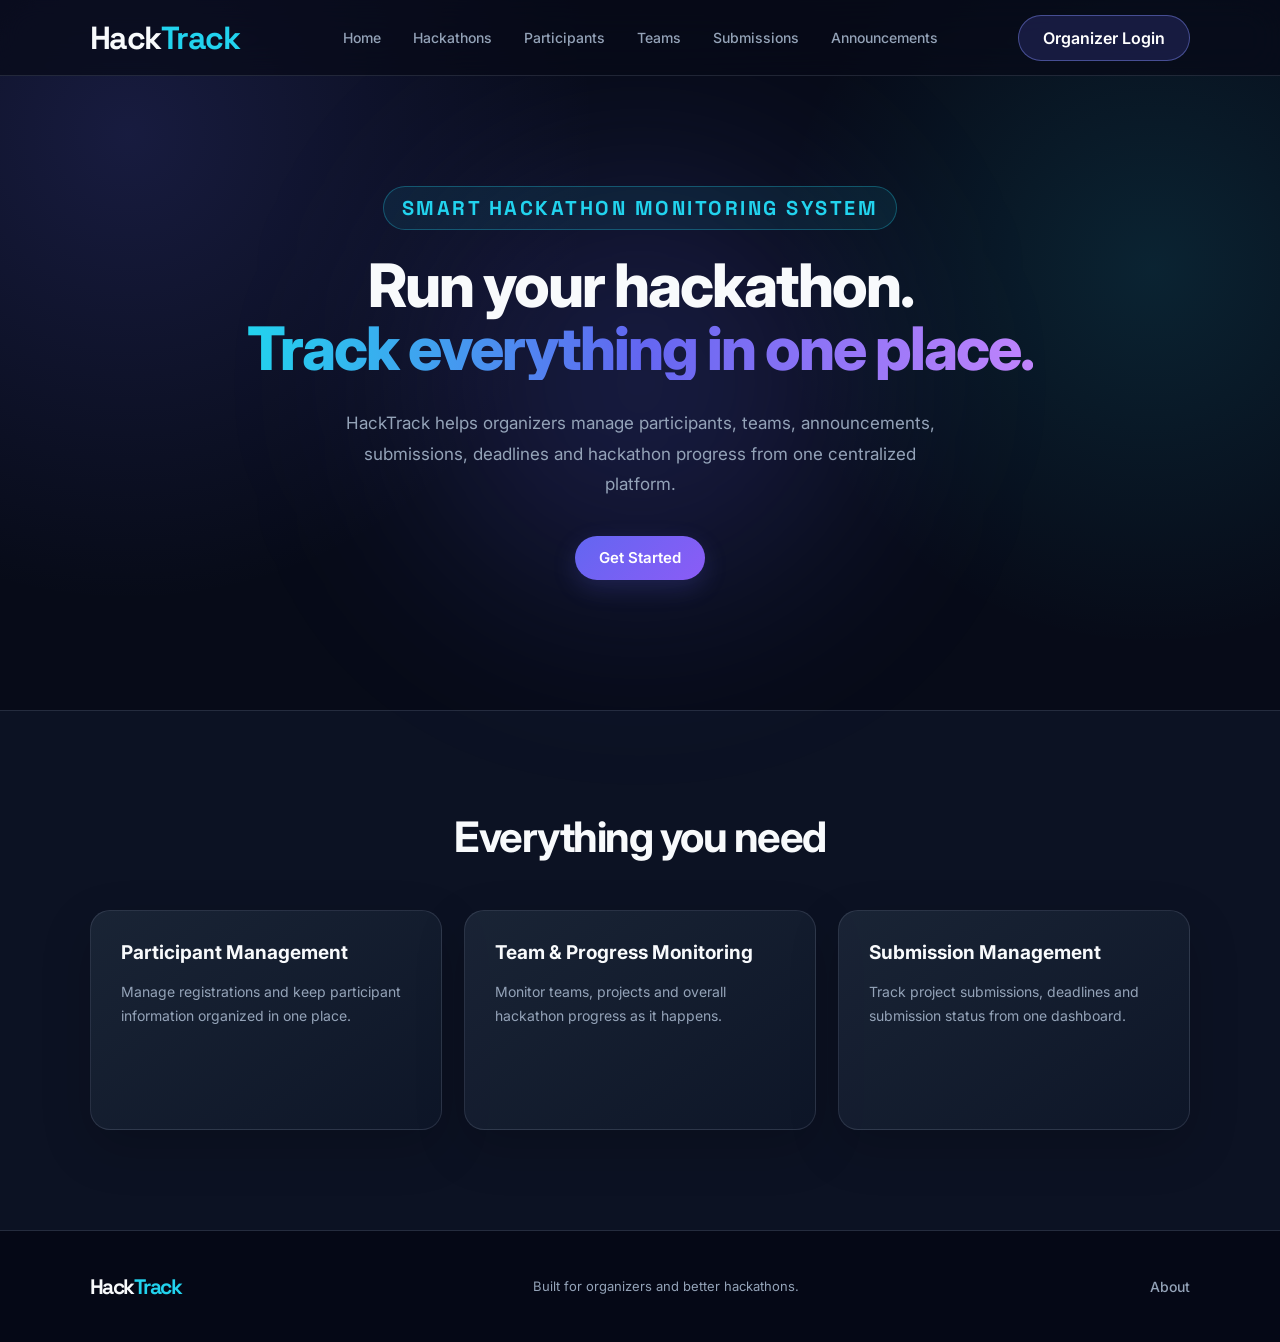
<file: Frontend/index.html>
<!DOCTYPE html>
<html lang="en">

<head>
    <meta charset="UTF-8">
    <meta name="viewport" content="width=device-width, initial-scale=1.0">

    <title>HackTrack</title>

    <link rel="stylesheet" href="style.css">
</head>

<body>

    <header>
        <div class="logo">
            <span>Hack<span>Track</span></span>
        </div>
        <nav>
            <a href="index.html">Home</a>
            <a href="hackathons.html">Hackathons</a>
            <a href="participants.html">Participants</a>
            <a href="teams.html">Teams</a>
            <a href="submissions.html">Submissions</a>
            <a href="announcements.html">Announcements</a>
        </nav>

        <div class="header-actions">
            <a href="login.html" class="login-btn">Organizer Login</a>
        </div>
    </header>

    <main>

        <section class="hero">

            <div class="hero-content">
                <p class="small-title">SMART HACKATHON MONITORING SYSTEM</p>

                <h1>
                    Run your hackathon.
                    <span>Track everything in one place.</span>
                </h1>

                <p class="description">
                    HackTrack helps organizers manage participants, teams,
                    announcements, submissions, deadlines and hackathon
                    progress from one centralized platform.
                </p>

                <a href="login.html" class="start-btn">Get Started</a>
            </div>

        </section>


        <section class="features">

            <h2>Everything you need</h2>

            <div class="feature-container">

                <div class="feature-card">
                    <h3>Participant Management</h3>
                    <p>
                        Manage registrations and keep participant information
                        organized in one place.
                    </p>
                </div>

                <div class="feature-card">
                    <h3>Team &amp; Progress Monitoring</h3>
                    <p>
                        Monitor teams, projects and overall hackathon
                        progress as it happens.
                    </p>
                </div>

                <div class="feature-card">
                    <h3>Submission Management</h3>
                    <p>
                        Track project submissions, deadlines and submission
                        status from one dashboard.
                    </p>
                </div>

            </div>

        </section>

    </main>

    <footer class="footer">
        <div class="logo">
            <span>Hack<span>Track</span></span>
        </div>

        <p>Built for organizers and better hackathons.</p>

        <div class="footer-links">
            <a href="#">About</a>
        </div>
    </footer>

</body>

</html>
</file>
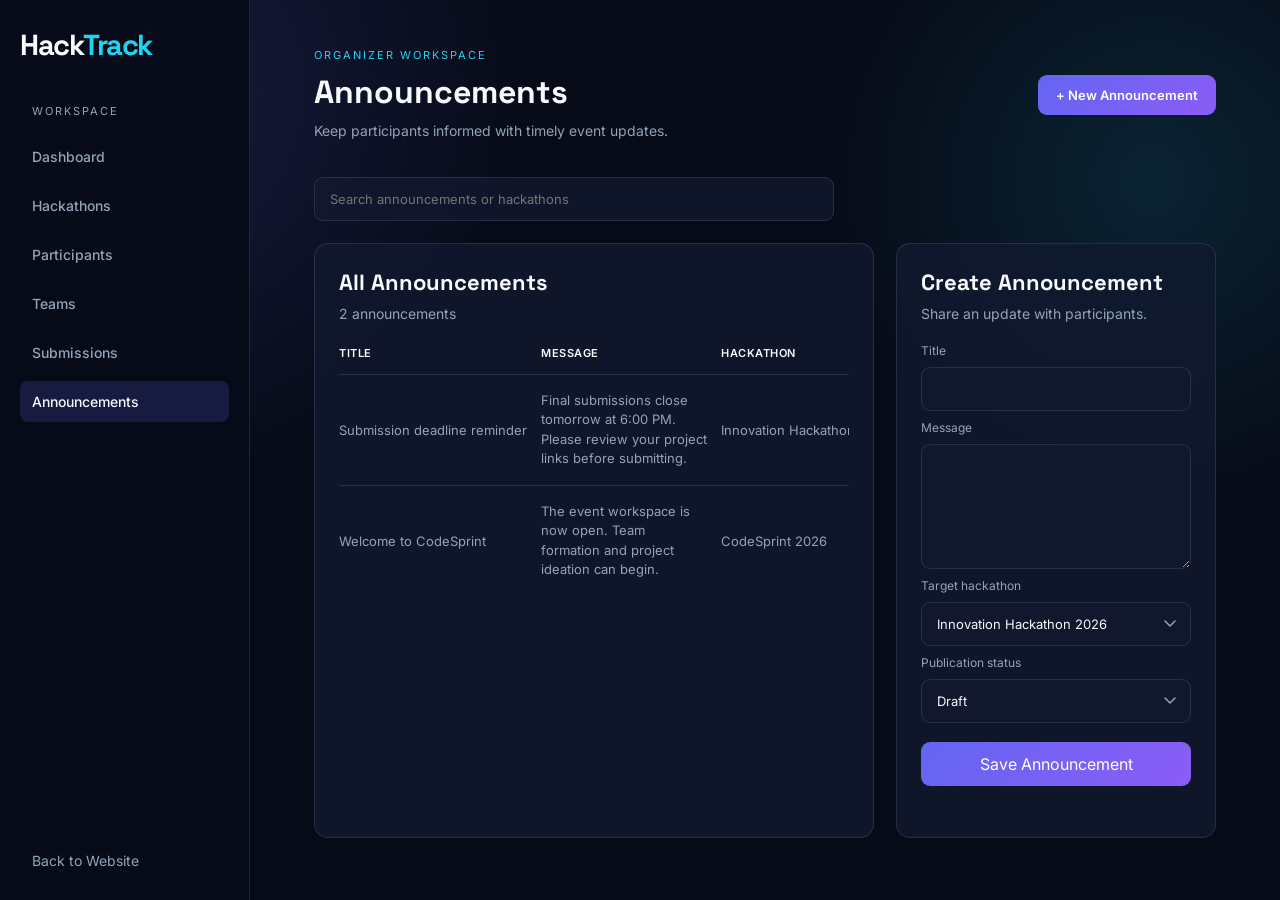
<file: Frontend/announcements.html>
<!DOCTYPE html>
<html lang="en">

<head>
    <meta charset="UTF-8">
    <meta name="viewport" content="width=device-width, initial-scale=1.0">
    <title>Announcements | HackTrack</title>
    <link rel="stylesheet" href="style.css">
</head>

<body class="dashboard-body">
    <aside class="sidebar">
        <a href="index.html" class="logo"><span>Hack<span>Track</span></span></a>
        <p class="sidebar-label">WORKSPACE</p>
        <nav class="sidebar-nav">
            <a href="dashboard.html">Dashboard</a>
            <a href="hackathons.html">Hackathons</a>
            <a href="participants.html">Participants</a>
            <a href="teams.html">Teams</a>
            <a href="submissions.html">Submissions</a>
            <a href="announcements.html" class="active">Announcements</a>
        </nav>
        <div class="sidebar-bottom"><a href="index.html">Back to Website</a></div>
    </aside>
    <main class="dashboard-main">
        <header class="dashboard-header">
            <div>
                <p class="dashboard-eyebrow">ORGANIZER WORKSPACE</p>
                <h1>Announcements</h1>
                <p class="dashboard-subtitle">Keep participants informed with timely event updates.</p>
            </div>
            <a href="#add-announcement" class="dashboard-action">+ New Announcement</a>
        </header>
        <section class="participant-toolbar">
            <label class="search-field">
                <span class="sr-only">Search announcements</span>
                <input id="announcement-search" type="search" placeholder="Search announcements or hackathons">
            </label>
        </section>
        <section class="participant-layout">
            <div class="participant-card participant-list-card">
                <div class="section-heading">
                    <div>
                        <h2>All Announcements</h2>
                        <p id="announcement-count">2 announcements</p>
                    </div>
                </div>
                <div class="participant-table-wrap">
                    <table class="participant-table">
                        <thead>
                            <tr>
                                <th>Title</th>
                                <th>Message</th>
                                <th>Hackathon</th>
                                <th>Status</th>
                                <th><span class="sr-only">Actions</span></th>
                            </tr>
                        </thead>
                        <tbody id="announcement-list"></tbody>
                    </table>
                </div>
            </div>
            <form class="participant-card participant-form" id="add-announcement">
                <div class="section-heading">
                    <div>
                        <h2>Create Announcement</h2>
                        <p>Share an update with participants.</p>
                    </div>
                </div>
                <label for="announcement-title">Title</label>
                <input id="announcement-title" name="title" type="text" required>
                <label for="announcement-message-field">Message</label>
                <textarea id="announcement-message-field" name="message" rows="5" required></textarea>
                <label for="announcement-hackathon">Target hackathon</label>
                <select id="announcement-hackathon" name="hackathonId" required></select>
                <label for="announcement-status">Publication status</label>
                <select id="announcement-status" name="status">
                    <option>Draft</option>
                    <option>Published</option>
                </select>
                <button class="dashboard-action" type="submit">Save Announcement</button>
                <p class="form-message" id="announcement-message" role="status"></p>
            </form>
        </section>
    </main>
    <script src="api.js"></script>
    <script src="script.js"></script>
</body>

</html>
</file>
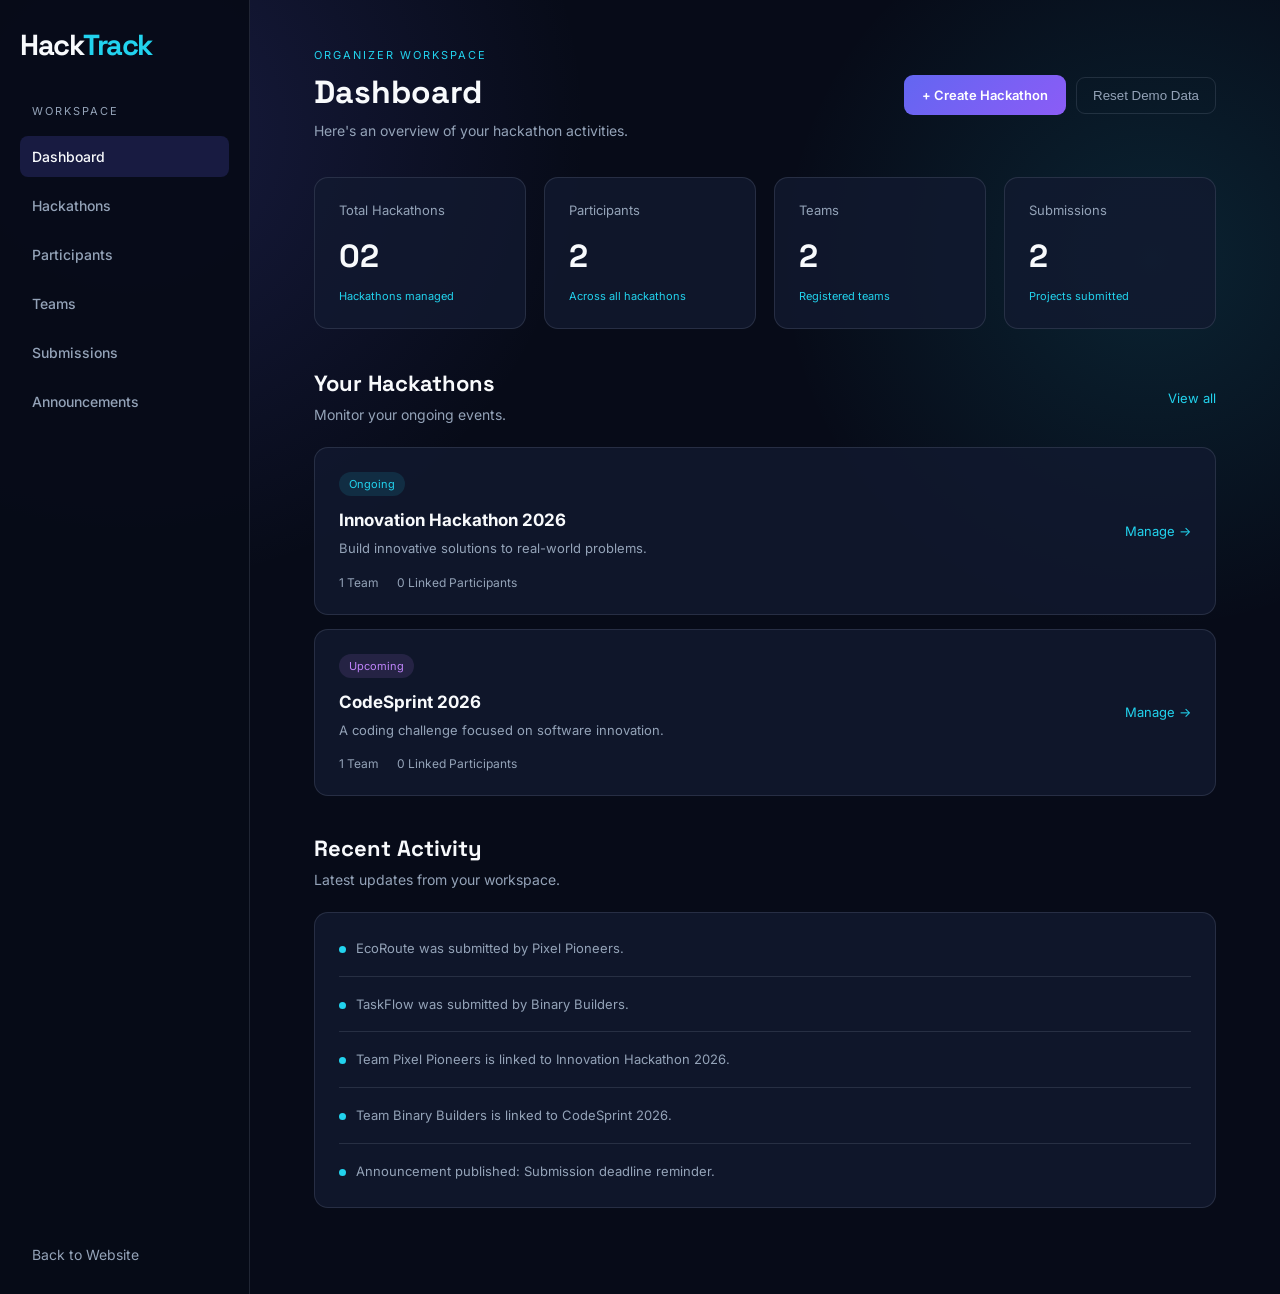
<file: Frontend/dashboard.html>
<!DOCTYPE html>
<html lang="en">

<head>
    <meta charset="UTF-8">
    <meta name="viewport" content="width=device-width, initial-scale=1.0">
    <title>Organizer Dashboard | HackTrack</title>
    <link rel="stylesheet" href="style.css">
</head>

<body class="dashboard-body">

    <aside class="sidebar">

        <a href="index.html" class="logo">
            <span>Hack<span>Track</span></span>
        </a>

        <p class="sidebar-label">WORKSPACE</p>

        <nav class="sidebar-nav">
            <a href="dashboard.html" class="active">Dashboard</a>
            <a href="hackathons.html">Hackathons</a>
            <a href="participants.html">Participants</a>
            <a href="teams.html">Teams</a>
            <a href="submissions.html">Submissions</a>
            <a href="announcements.html">Announcements</a>
        </nav>

        <div class="sidebar-bottom">
            <a href="index.html">Back to Website</a>
        </div>

    </aside>


    <main class="dashboard-main">

        <header class="dashboard-header">
            <div>
                <p class="dashboard-eyebrow">ORGANIZER WORKSPACE</p>
                <h1>Dashboard</h1>
                <p class="dashboard-subtitle">
                    Here's an overview of your hackathon activities.
                </p>
            </div>

            <div class="dashboard-header-actions">
                <a href="hackathons.html#add-hackathon" class="dashboard-action">+ Create Hackathon</a>
                <button type="button" id="reset-demo-btn" class="cancel-edit-btn">Reset Demo Data</button>
            </div>
        </header>


        <section class="stats-grid">

            <article class="stat-card">
                <p>Total Hackathons</p>
                <h2 id="dashboard-hackathon-count">0</h2>
                <span>Hackathons managed</span>
            </article>

            <article class="stat-card">
                <p>Participants</p>
                <h2 id="dashboard-participant-count">0</h2>
                <span>Across all hackathons</span>
            </article>

            <article class="stat-card">
                <p>Teams</p>
                <h2 id="dashboard-team-count">0</h2>
                <span>Registered teams</span>
            </article>

            <article class="stat-card">
                <p>Submissions</p>
                <h2 id="dashboard-submission-count">0</h2>
                <span>Projects submitted</span>
            </article>

        </section>


        <section class="dashboard-section">

            <div class="section-heading">
                <div>
                    <h2>Your Hackathons</h2>
                    <p>Monitor your ongoing events.</p>
                </div>

                <a href="hackathons.html">View all</a>
            </div>


            <div id="dashboard-hackathon-list"></div>

        </section>


        <section class="dashboard-section">

            <div class="section-heading">
                <div>
                    <h2>Recent Activity</h2>
                    <p>Latest updates from your workspace.</p>
                </div>
            </div>

            <div class="activity-card" id="dashboard-activity-list"></div>

        </section>

    </main>

    <script src="api.js"></script>
    <script src="script.js"></script>
</body>

</html>
</file>
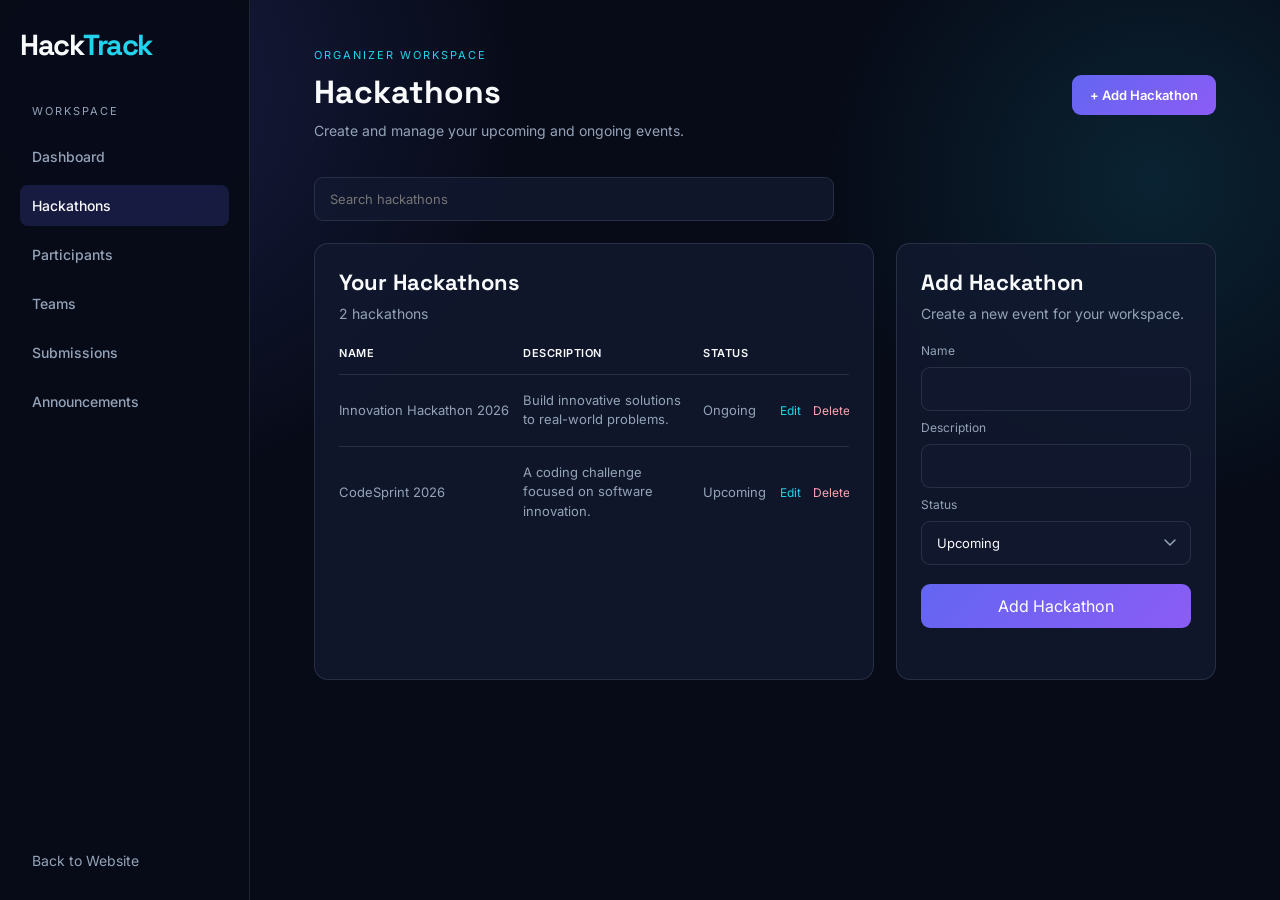
<file: Frontend/hackathons.html>
<!DOCTYPE html>
<html lang="en">

<head>
    <meta charset="UTF-8">
    <meta name="viewport" content="width=device-width, initial-scale=1.0">
    <title>Hackathons | HackTrack</title>
    <link rel="stylesheet" href="style.css">
</head>

<body class="dashboard-body">
    <aside class="sidebar">
        <a href="index.html" class="logo">
            <span>Hack<span>Track</span></span>
        </a>

        <p class="sidebar-label">WORKSPACE</p>

        <nav class="sidebar-nav">
            <a href="dashboard.html">Dashboard</a>
            <a href="hackathons.html" class="active">Hackathons</a>
            <a href="participants.html">Participants</a>
            <a href="teams.html">Teams</a>
            <a href="submissions.html">Submissions</a>
            <a href="announcements.html">Announcements</a>
        </nav>

        <div class="sidebar-bottom">
            <a href="index.html">Back to Website</a>
        </div>
    </aside>

    <main class="dashboard-main">
        <header class="dashboard-header">
            <div>
                <p class="dashboard-eyebrow">ORGANIZER WORKSPACE</p>
                <h1>Hackathons</h1>
                <p class="dashboard-subtitle">Create and manage your upcoming and ongoing events.</p>
            </div>
            <a href="#add-hackathon" class="dashboard-action">+ Add Hackathon</a>
        </header>

        <section class="participant-toolbar">
            <label class="search-field">
                <span class="sr-only">Search hackathons</span>
                <input id="hackathon-search" type="search" placeholder="Search hackathons">
            </label>
        </section>

        <section class="participant-layout">
            <div class="participant-card participant-list-card">
                <div class="section-heading">
                    <div>
                        <h2>Your Hackathons</h2>
                        <p id="hackathon-count">2 hackathons</p>
                    </div>
                </div>

                <div class="participant-table-wrap">
                    <table class="participant-table">
                        <thead>
                            <tr>
                                <th>Name</th>
                                <th>Description</th>
                                <th>Status</th>
                                <th><span class="sr-only">Actions</span></th>
                            </tr>
                        </thead>
                        <tbody id="hackathon-list"></tbody>
                    </table>
                </div>
            </div>

            <form class="participant-card participant-form" id="add-hackathon">
                <div class="section-heading">
                    <div>
                        <h2>Add Hackathon</h2>
                        <p>Create a new event for your workspace.</p>
                    </div>
                </div>

                <label for="hackathon-name">Name</label>
                <input id="hackathon-name" name="name" type="text" required>

                <label for="hackathon-description">Description</label>
                <input id="hackathon-description" name="description" type="text" required>

                <label for="hackathon-status">Status</label>
                <select id="hackathon-status" name="status">
                    <option>Upcoming</option>
                    <option>Ongoing</option>
                </select>

                <button class="dashboard-action" type="submit">Add Hackathon</button>
                <p class="form-message" id="hackathon-message" role="status"></p>
            </form>
        </section>
    </main>

    <script src="api.js"></script>
    <script src="script.js"></script>
</body>

</html>
</file>
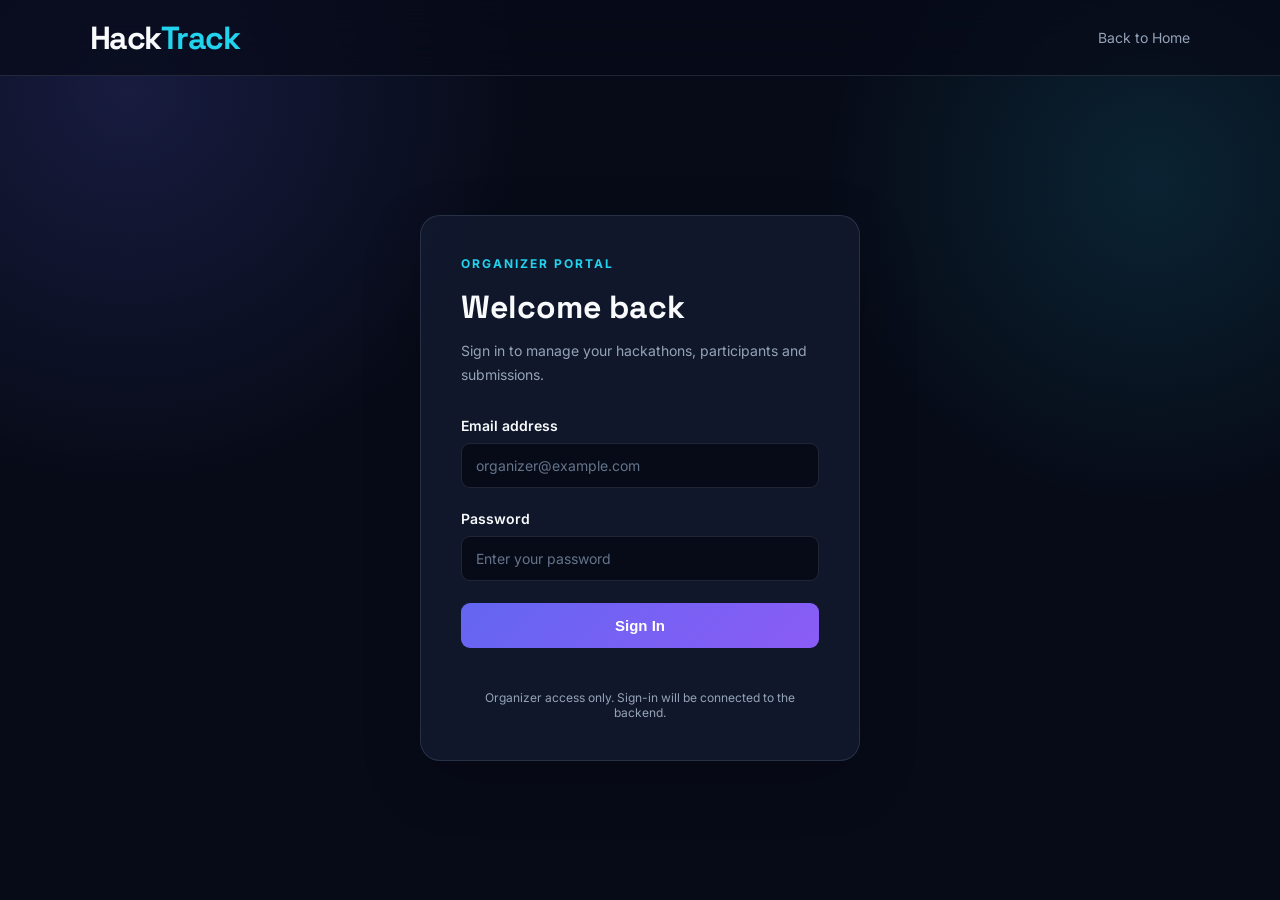
<file: Frontend/login.html>
<!DOCTYPE html>
<html lang="en">

<head>
    <meta charset="UTF-8">
    <meta name="viewport" content="width=device-width, initial-scale=1.0">

    <title>Organizer Login | HackTrack</title>

    <link rel="stylesheet" href="style.css">
</head>

<body>

    <header>
        <a href="index.html" class="logo">
            <span>Hack<span>Track</span></span>
        </a>

        <a href="index.html" class="back-link">Back to Home</a>
    </header>

    <main class="login-page">

        <section class="login-card">

            <p class="login-label">ORGANIZER PORTAL</p>

            <h1>Welcome back</h1>

            <p class="login-description">
                Sign in to manage your hackathons, participants and submissions.
            </p>

            <form id="organizer-login-form">

                <div class="form-group">
                    <label for="email">Email address</label>
                    <input type="email" id="email" name="email" placeholder="organizer@example.com" required>
                </div>

                <div class="form-group">
                    <label for="password">Password</label>
                    <input type="password" id="password" name="password" placeholder="Enter your password" required>
                </div>

                <button type="submit" class="login-submit">
                    Sign In
                </button>

            </form>

            <p class="form-message" id="login-message" role="status"></p>
            <p class="login-note">
                Organizer access only. Sign-in will be connected to the backend.
            </p>

        </section>

    </main>

    <script>
        document.querySelector('#organizer-login-form').addEventListener('submit', (event) => {
            event.preventDefault();
            document.querySelector('#login-message').textContent =
                'Sign-in is ready for backend integration.';
            window.setTimeout(() => {
                window.location.href = 'dashboard.html';
            }, 400);
        });
    </script>

</body>

</html>
</file>
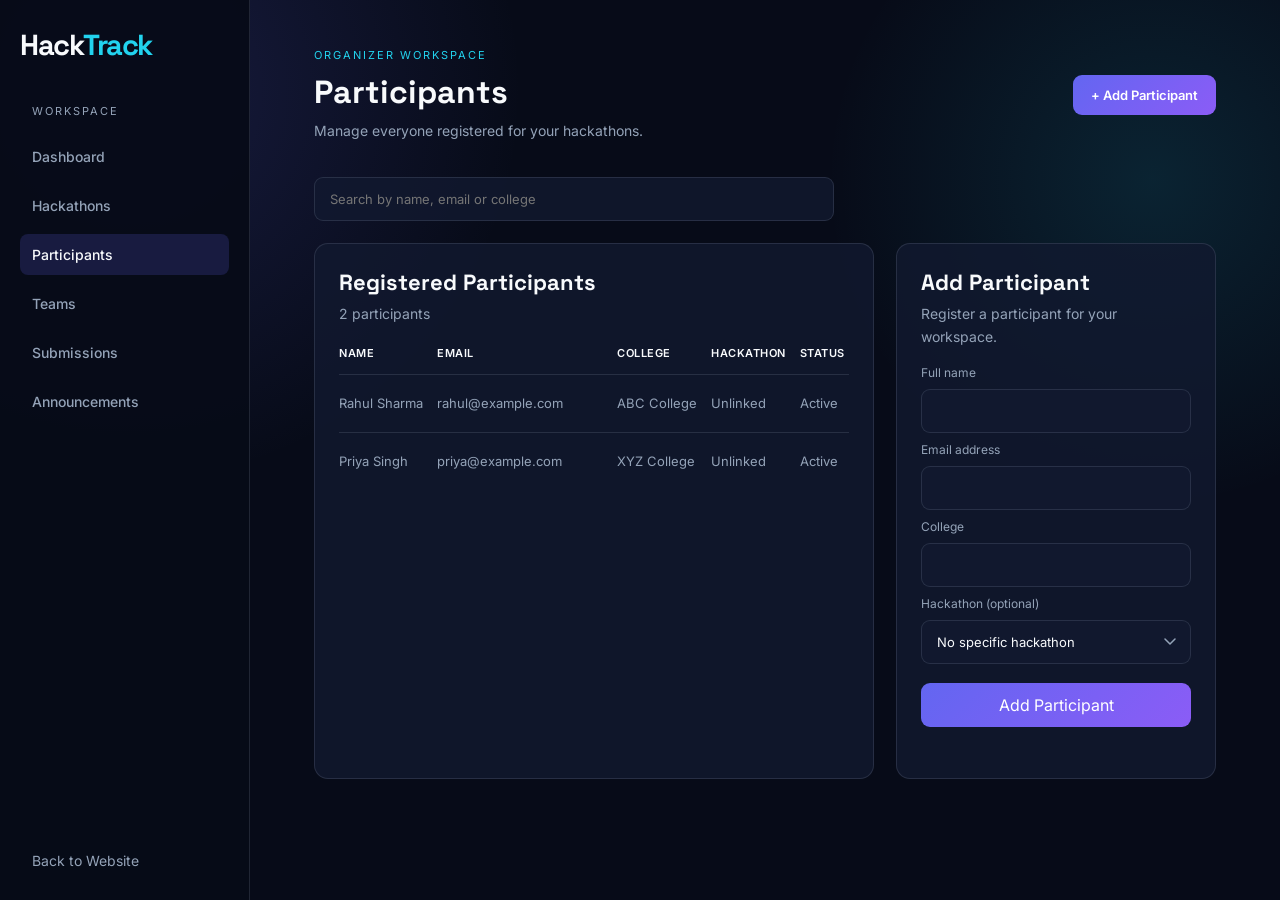
<file: Frontend/participants.html>
<!DOCTYPE html>
<html lang="en">

<head>
    <meta charset="UTF-8">
    <meta name="viewport" content="width=device-width, initial-scale=1.0">
    <title>Participants | HackTrack</title>
    <link rel="stylesheet" href="style.css">
</head>

<body class="dashboard-body">
    <aside class="sidebar">
        <a href="index.html" class="logo">
            <span>Hack<span>Track</span></span>
        </a>

        <p class="sidebar-label">WORKSPACE</p>

        <nav class="sidebar-nav">
            <a href="dashboard.html">Dashboard</a>
            <a href="hackathons.html">Hackathons</a>
            <a href="participants.html" class="active">Participants</a>
            <a href="teams.html">Teams</a>
            <a href="submissions.html">Submissions</a>
            <a href="announcements.html">Announcements</a>
        </nav>

        <div class="sidebar-bottom">
            <a href="index.html">Back to Website</a>
        </div>
    </aside>

    <main class="dashboard-main">
        <header class="dashboard-header">
            <div>
                <p class="dashboard-eyebrow">ORGANIZER WORKSPACE</p>
                <h1>Participants</h1>
                <p class="dashboard-subtitle">Manage everyone registered for your hackathons.</p>
            </div>
            <a href="#add-participant" class="dashboard-action">+ Add Participant</a>
        </header>

        <section class="participant-toolbar">
            <label class="search-field">
                <span class="sr-only">Search participants</span>
                <input id="participant-search" type="search" placeholder="Search by name, email or college">
            </label>
        </section>

        <section class="participant-layout">
            <div class="participant-card participant-list-card">
                <div class="section-heading">
                    <div>
                        <h2>Registered Participants</h2>
                        <p id="participant-count">2 participants</p>
                    </div>
                </div>

                <div class="participant-table-wrap">
                    <table class="participant-table">
                        <thead>
                            <tr>
                                <th>Name</th>
                                <th>Email</th>
                                <th>College</th>
                                <th>Hackathon</th>
                                <th>Status</th>
                                <th><span class="sr-only">Actions</span></th>
                            </tr>
                        </thead>
                        <tbody id="participant-list">
                        </tbody>
                    </table>
                </div>
            </div>

            <form class="participant-card participant-form" id="add-participant">
                <div class="section-heading">
                    <div>
                        <h2>Add Participant</h2>
                        <p>Register a participant for your workspace.</p>
                    </div>
                </div>

                <label for="participant-name">Full name</label>
                <input id="participant-name" name="name" type="text" required>

                <label for="participant-email">Email address</label>
                <input id="participant-email" name="email" type="email" required>

                <label for="participant-college">College</label>
                <input id="participant-college" name="college" type="text" required>

                <label for="participant-hackathon">Hackathon (optional)</label>
                <select id="participant-hackathon" name="hackathonId"></select>

                <button class="dashboard-action" type="submit">Add Participant</button>
                <p class="form-message" id="participant-message" role="status"></p>
            </form>
        </section>
    </main>

    <script src="api.js"></script>
    <script src="script.js"></script>
</body>

</html>
</file>
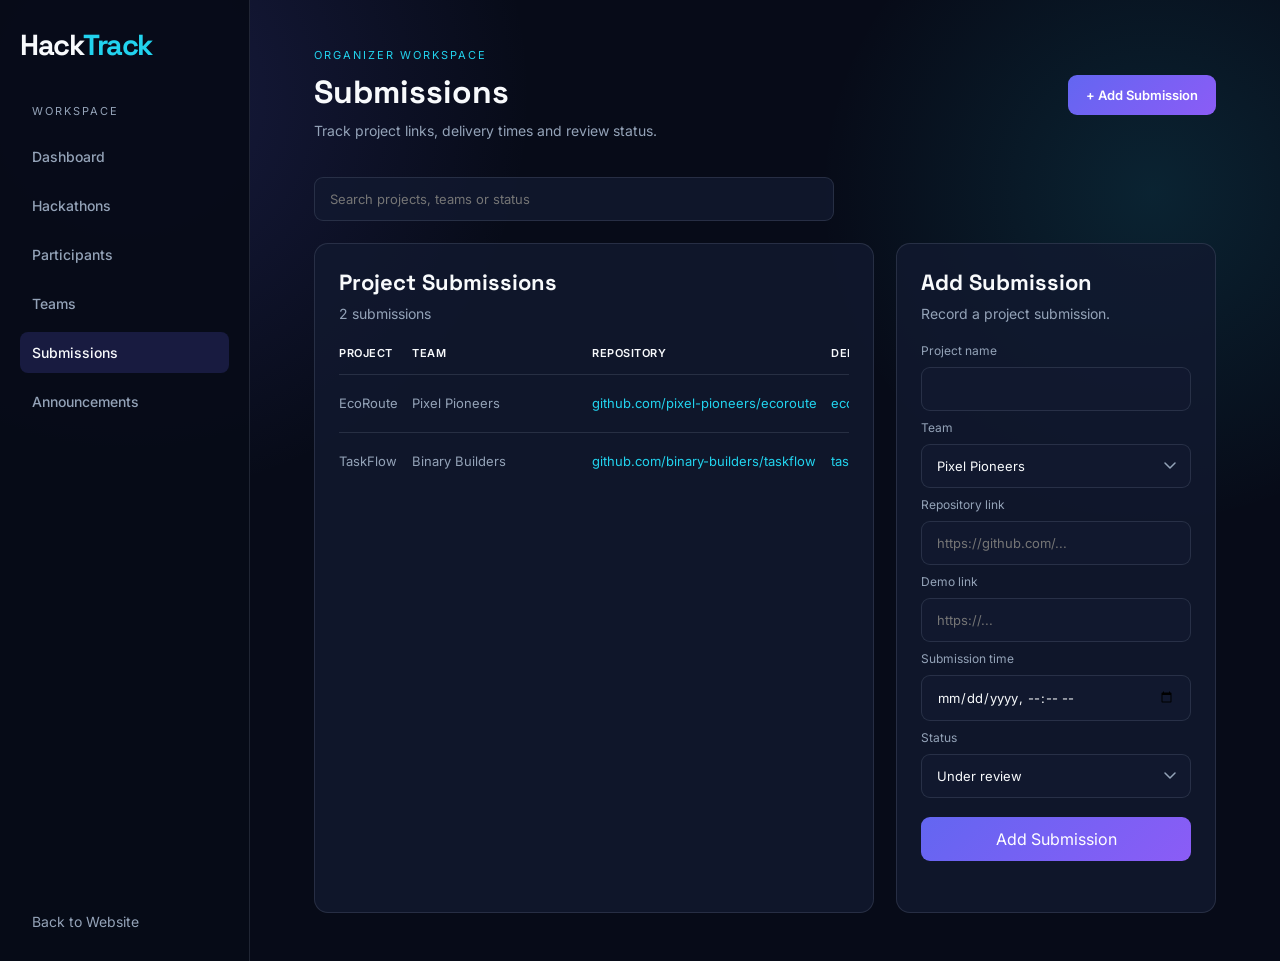
<file: Frontend/submissions.html>
<!DOCTYPE html>
<html lang="en">

<head>
    <meta charset="UTF-8">
    <meta name="viewport" content="width=device-width, initial-scale=1.0">
    <title>Submissions | HackTrack</title>
    <link rel="stylesheet" href="style.css">
</head>

<body class="dashboard-body">
    <aside class="sidebar">
        <a href="index.html" class="logo"><span>Hack<span>Track</span></span></a>
        <p class="sidebar-label">WORKSPACE</p>
        <nav class="sidebar-nav">
            <a href="dashboard.html">Dashboard</a>
            <a href="hackathons.html">Hackathons</a>
            <a href="participants.html">Participants</a>
            <a href="teams.html">Teams</a>
            <a href="submissions.html" class="active">Submissions</a>
            <a href="announcements.html">Announcements</a>
        </nav>
        <div class="sidebar-bottom"><a href="index.html">Back to Website</a></div>
    </aside>
    <main class="dashboard-main">
        <header class="dashboard-header">
            <div>
                <p class="dashboard-eyebrow">ORGANIZER WORKSPACE</p>
                <h1>Submissions</h1>
                <p class="dashboard-subtitle">Track project links, delivery times and review status.</p>
            </div>
            <a href="#add-submission" class="dashboard-action">+ Add Submission</a>
        </header>
        <section class="participant-toolbar">
            <label class="search-field">
                <span class="sr-only">Search submissions</span>
                <input id="submission-search" type="search" placeholder="Search projects, teams or status">
            </label>
        </section>
        <section class="participant-layout workspace-wide-layout">
            <div class="participant-card participant-list-card">
                <div class="section-heading">
                    <div>
                        <h2>Project Submissions</h2>
                        <p id="submission-count">2 submissions</p>
                    </div>
                </div>
                <div class="participant-table-wrap">
                    <table class="participant-table">
                        <thead>
                            <tr>
                                <th>Project</th>
                                <th>Team</th>
                                <th>Repository</th>
                                <th>Demo</th>
                                <th>Submitted</th>
                                <th>Status</th>
                                <th><span class="sr-only">Actions</span></th>
                            </tr>
                        </thead>
                        <tbody id="submission-list"></tbody>
                    </table>
                </div>
            </div>
            <form class="participant-card participant-form" id="add-submission">
                <div class="section-heading">
                    <div>
                        <h2>Add Submission</h2>
                        <p>Record a project submission.</p>
                    </div>
                </div>
                <label for="submission-project">Project name</label>
                <input id="submission-project" name="project" type="text" required>
                <label for="submission-team">Team</label>
                <select id="submission-team" name="teamId" required></select>
                <label for="submission-repository">Repository link</label>
                <input id="submission-repository" name="repository" type="url" placeholder="https://github.com/..."
                    required>
                <label for="submission-demo">Demo link</label>
                <input id="submission-demo" name="demo" type="url" placeholder="https://..." required>
                <label for="submission-submitted">Submission time</label>
                <input id="submission-submitted" name="submitted" type="datetime-local" required>
                <label for="submission-status">Status</label>
                <select id="submission-status" name="status">
                    <option>Under review</option>
                    <option>Accepted</option>
                    <option>Needs changes</option>
                </select>
                <button class="dashboard-action" type="submit">Add Submission</button>
                <p class="form-message" id="submission-message" role="status"></p>
            </form>
        </section>
    </main>
    <script src="api.js"></script>
    <script src="script.js"></script>
</body>

</html>
</file>
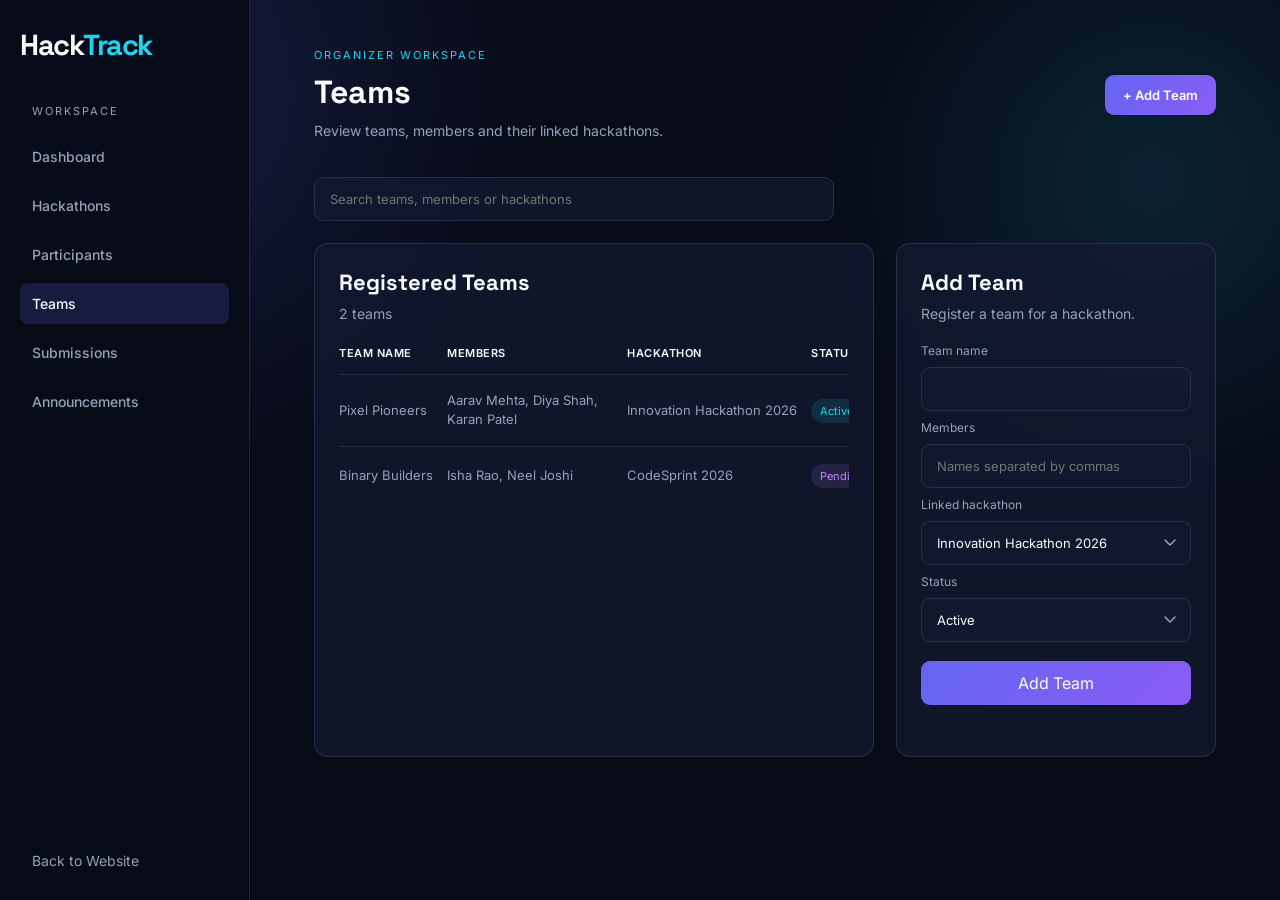
<file: Frontend/teams.html>
<!DOCTYPE html>
<html lang="en">

<head>
    <meta charset="UTF-8">
    <meta name="viewport" content="width=device-width, initial-scale=1.0">
    <title>Teams | HackTrack</title>
    <link rel="stylesheet" href="style.css">
</head>

<body class="dashboard-body">
    <aside class="sidebar">
        <a href="index.html" class="logo"><span>Hack<span>Track</span></span></a>
        <p class="sidebar-label">WORKSPACE</p>
        <nav class="sidebar-nav">
            <a href="dashboard.html">Dashboard</a>
            <a href="hackathons.html">Hackathons</a>
            <a href="participants.html">Participants</a>
            <a href="teams.html" class="active">Teams</a>
            <a href="submissions.html">Submissions</a>
            <a href="announcements.html">Announcements</a>
        </nav>
        <div class="sidebar-bottom"><a href="index.html">Back to Website</a></div>
    </aside>

    <main class="dashboard-main">
        <header class="dashboard-header">
            <div>
                <p class="dashboard-eyebrow">ORGANIZER WORKSPACE</p>
                <h1>Teams</h1>
                <p class="dashboard-subtitle">Review teams, members and their linked hackathons.</p>
            </div>
            <a href="#add-team" class="dashboard-action">+ Add Team</a>
        </header>

        <section class="participant-toolbar">
            <label class="search-field">
                <span class="sr-only">Search teams</span>
                <input id="team-search" type="search" placeholder="Search teams, members or hackathons">
            </label>
        </section>

        <section class="participant-layout">
            <div class="participant-card participant-list-card">
                <div class="section-heading">
                    <div>
                        <h2>Registered Teams</h2>
                        <p id="team-count">2 teams</p>
                    </div>
                </div>
                <div class="participant-table-wrap">
                    <table class="participant-table">
                        <thead>
                            <tr>
                                <th>Team name</th>
                                <th>Members</th>
                                <th>Hackathon</th>
                                <th>Status</th>
                                <th><span class="sr-only">Actions</span></th>
                            </tr>
                        </thead>
                        <tbody id="team-list"></tbody>
                    </table>
                </div>
            </div>

            <form class="participant-card participant-form" id="add-team">
                <div class="section-heading">
                    <div>
                        <h2>Add Team</h2>
                        <p>Register a team for a hackathon.</p>
                    </div>
                </div>
                <label for="team-name">Team name</label>
                <input id="team-name" name="name" type="text" required>
                <label for="team-members">Members</label>
                <input id="team-members" name="members" type="text" placeholder="Names separated by commas" required>
                <label for="team-hackathon">Linked hackathon</label>
                <select id="team-hackathon" name="hackathonId" required></select>
                <label for="team-status">Status</label>
                <select id="team-status" name="status">
                    <option>Active</option>
                    <option>Pending</option>
                    <option>Disqualified</option>
                </select>
                <button class="dashboard-action" type="submit">Add Team</button>
                <p class="form-message" id="team-message" role="status"></p>
            </form>
        </section>
    </main>
    <script src="api.js"></script>
    <script src="script.js"></script>
</body>

</html>
</file>
<file: Frontend/style.css>
@import url('https://fonts.googleapis.com/css2?family=Inter:wght@400;500;600;700;800&family=Space+Grotesk:wght@500;600;700&display=swap');

:root {
    --background: #070b18;
    --border: rgba(148, 163, 184, 0.18);
    --text: #f8fafc;
    --muted: #94a3b8;
    --primary: #6366f1;
    --secondary: #22d3ee;
    --accent: #c084fc;
}

* {
    margin: 0;
    padding: 0;
    box-sizing: border-box;
}

html {
    scroll-behavior: smooth;
}

body {
    min-height: 100vh;
    overflow-x: hidden;
    font-family: 'Inter', Arial, sans-serif;
    color: var(--text);
    background:
        radial-gradient(circle at 10% 10%, rgba(99, 102, 241, 0.18), transparent 28%),
        radial-gradient(circle at 90% 20%, rgba(34, 211, 238, 0.12), transparent 24%),
        var(--background);
}

header {
    position: sticky;
    top: 0;
    z-index: 10;

    min-height: 76px;
    padding: 0 7%;

    display: flex;
    align-items: center;
    justify-content: space-between;

    border-bottom: 1px solid var(--border);
    background: rgba(7, 11, 24, 0.72);
    backdrop-filter: blur(18px);
}

.logo {
    display: inline-flex;
    align-items: center;
    color: var(--text);
    font-family: 'Space Grotesk', 'Inter', Arial, sans-serif;
    font-size: 29px;
    font-weight: 700;
    letter-spacing: -1.5px;
    line-height: 1;
}

header .logo {
    font-size: 32px;
}

.logo>span>span {
    color: var(--secondary);
}

nav {
    position: absolute;
    left: 50%;
    transform: translateX(-50%);

    display: flex;
    gap: 32px;
}

.header-actions {
    display: flex;
    align-items: center;
    gap: 12px;
}

nav a,
.footer-links a {
    color: var(--muted);
    text-decoration: none;
    font-size: 14px;
    font-weight: 500;
    transition: color 0.25s ease;
}

nav a:hover,
.footer-links a:hover {
    color: var(--text);
}

.login-btn,
.start-btn {
    display: inline-block;
    min-height: 44px;
    padding: 12px 24px;
    text-decoration: none;
    text-align: center;
    line-height: 20px;
    border: 0;
    border-radius: 999px;
    color: white;
    font-weight: 600;
    cursor: pointer;
    transition:
        transform 0.25s ease,
        box-shadow 0.25s ease,
        background 0.25s ease,
        border-color 0.25s ease,
        filter 0.25s ease;
}

.login-btn:focus-visible,
.start-btn:focus-visible {
    outline: 3px solid rgba(34, 211, 238, 0.75);
    outline-offset: 4px;
}

.login-btn {
    background: rgba(99, 102, 241, 0.18);
    border: 1px solid rgba(129, 140, 248, 0.45);
}

.login-btn:hover {
    background: rgba(99, 102, 241, 0.3);
    border-color: rgba(165, 180, 252, 0.75);
}

.login-btn:hover,
.start-btn:hover {
    transform: translateY(-3px);
    box-shadow: 0 12px 30px rgba(99, 102, 241, 0.3);
}

.login-btn:active,
.start-btn:active {
    transform: translateY(-1px);
}

.hero {
    position: relative;
    min-height: 620px;
    padding: 110px 20px 130px;

    display: flex;
    align-items: center;
    justify-content: center;
    text-align: center;
}

.hero::before {
    content: '';
    position: absolute;
    width: 420px;
    height: 420px;
    border-radius: 50%;
    background: rgba(99, 102, 241, 0.18);
    filter: blur(100px);
    pointer-events: none;
}

.hero-content {
    position: relative;
    z-index: 1;
    max-width: 850px;
}

.small-title {
    display: inline-block;
    margin-bottom: 24px;
    font-family: 'Space Grotesk', sans-serif;
    font-size: 20px;
    font-weight: 700;
    letter-spacing: 2.5px;
    padding: 8px 18px;
    border: 1px solid rgba(34, 211, 238, 0.3);
    border-radius: 999px;
    background: rgba(34, 211, 238, 0.08);
    color: var(--secondary);
    text-transform: uppercase;
}

.hero-content h1 {
    margin-bottom: 28px;
    font-size: clamp(25px, 5vw, 60px);
    font-weight: 800;
    line-height: 1.05;
    letter-spacing: -2px;
}

.hero-content h1 span {
    display: block;
    background: linear-gradient(90deg,
            var(--secondary),
            var(--primary),
            var(--accent));
    background-clip: text;
    -webkit-background-clip: text;
    -webkit-text-fill-color: transparent;
}

.description {
    max-width: 620px;
    margin: 0 auto 36px;
    color: var(--muted);
    font-size: 17px;
    line-height: 1.8;
}

.start-btn {
    background: linear-gradient(135deg, var(--primary), #8b5cf6);
    font-size: 15px;
    box-shadow: 0 8px 24px rgba(99, 102, 241, 0.2);
}

.start-btn:hover {
    filter: brightness(1.1);
}

.features {
    padding: 100px 7%;
    background: rgba(15, 23, 42, 0.62);
    border-top: 1px solid var(--border);
    border-bottom: 1px solid var(--border);
}

.features h2 {
    margin-bottom: 48px;
    text-align: center;
    font-size: clamp(28px, 4vw, 42px);
    letter-spacing: -1.5px;
}

.feature-container {
    max-width: 1100px;
    margin: auto;

    display: grid;
    grid-template-columns: repeat(3, 1fr);
    gap: 22px;
}

.feature-card {
    min-height: 220px;
    padding: 30px;

    background: linear-gradient(145deg,
            rgba(30, 41, 59, 0.78),
            rgba(15, 23, 42, 0.78));
    border: 1px solid var(--border);
    border-radius: 20px;

    box-shadow: 0 18px 50px rgba(0, 0, 0, 0.18);
    transition:
        transform 0.3s ease,
        border-color 0.3s ease,
        box-shadow 0.3s ease;
}

.feature-card:hover {
    transform: translateY(-8px);
    border-color: rgba(34, 211, 238, 0.55);
    box-shadow: 0 20px 50px rgba(34, 211, 238, 0.1);
}

.feature-card h3 {
    margin-bottom: 16px;
    font-size: 19px;
}

.feature-card p {
    color: var(--muted);
    font-size: 14px;
    line-height: 1.75;
}

.footer {
    padding: 45px 7%;

    display: flex;
    align-items: center;
    justify-content: space-between;
    gap: 25px;

    background: #050816;
}

html {
    scrollbar-color: var(--secondary) #0f172a;
    scrollbar-width: thin;
}

::-webkit-scrollbar {
    width: 10px;
    height: 10px;
}

::-webkit-scrollbar-track {
    background: #0f172a;
}

::-webkit-scrollbar-thumb {
    border: 2px solid #0f172a;
    border-radius: 999px;
    background: var(--secondary);
}

::-webkit-scrollbar-thumb:hover {
    background: var(--accent);
}

.footer .logo {
    font-size: 21px;
}

.footer p {
    color: var(--muted);
    font-size: 13px;
}

.footer-links {
    display: flex;
    gap: 22px;
}

@media (max-width: 1080px) {
    header {
        padding: 18px 5%;
        flex-wrap: wrap;
        gap: 18px;
    }

    nav {
        position: static;
        transform: none;
        order: 3;
        width: 100%;
        justify-content: center;
        gap: 18px;
    }

    nav a {
        font-size: 12px;
    }

    .hero {
        min-height: 560px;
        padding: 90px 20px;
    }

    .feature-container {
        grid-template-columns: 1fr;
        max-width: 450px;
    }

    .footer {
        flex-direction: column;
        text-align: center;
    }
}

@media (max-width: 480px) {
    .logo {
        font-size: 21px;
    }

    header .logo {
        font-size: 24px;
    }

    .login-btn {
        padding: 9px 16px;
        font-size: 12px;
    }

    nav {
        gap: 12px;
    }

    nav a {
        font-size: 11px;
    }

    .description {
        font-size: 15px;
    }

    .footer-links {
        gap: 15px;
    }
}

.dashboard-body {
    display: flex;
    min-height: 100vh;
}

.sidebar {
    width: 250px;
    min-height: 100vh;
    padding: 30px 20px;

    display: flex;
    flex-direction: column;

    background: rgba(7, 11, 24, 0.95);
    border-right: 1px solid var(--border);
}

.sidebar .logo {
    margin-bottom: 45px;
}

.sidebar-label {
    margin-bottom: 18px;
    padding-left: 12px;

    color: var(--muted);
    font-size: 11px;
    letter-spacing: 2px;
}

.sidebar-nav {
    position: static;
    left: auto;
    transform: none;

    display: flex;
    flex-direction: column;
    gap: 8px;
}

.sidebar-nav a,
.sidebar-bottom a {
    padding: 12px;
    border-radius: 8px;

    color: var(--muted);
    text-decoration: none;
    font-size: 14px;
}

.sidebar-nav a:hover,
.sidebar-nav a.active {
    color: var(--text);
    background: rgba(99, 102, 241, 0.18);
}

.sidebar-bottom {
    margin-top: auto;
}

.dashboard-main {
    flex: 1;
    min-width: 0;
    max-width: 1400px;
    padding: 48px clamp(24px, 5vw, 72px);
}

.dashboard-main>.dashboard-header {
    position: static;
    z-index: auto;
    min-height: 0;
    padding: 0;
    border: 0;
    background: transparent;
    backdrop-filter: none;
}

.dashboard-header {
    display: flex;
    align-items: center;
    justify-content: space-between;
    gap: 20px;
    margin-bottom: 35px;
}

.dashboard-header-actions {
    display: flex;
    align-items: center;
    gap: 10px;
    flex-wrap: wrap;
}

.dashboard-eyebrow {
    margin-bottom: 10px;
    color: var(--secondary);
    font-size: 11px;
    letter-spacing: 2px;
}

.dashboard-header h1 {
    margin-bottom: 8px;
    font-family: 'Space Grotesk', sans-serif;
    font-size: 32px;
}

.dashboard-subtitle,
.section-heading p {
    color: var(--muted);
    font-size: 14px;
    line-height: 1.6;
}

.dashboard-action {
    display: inline-block;
    padding: 12px 18px;
    border-radius: 9px;

    background: linear-gradient(135deg, var(--primary), #8b5cf6);
    color: white;
    text-decoration: none;
    font-size: 13px;
    font-weight: 600;
    transition: transform 0.25s ease, box-shadow 0.25s ease;
}

.dashboard-action:hover {
    transform: translateY(-2px);
    box-shadow: 0 10px 24px rgba(99, 102, 241, 0.3);
}

.dashboard-action:focus-visible,
.sidebar-nav a:focus-visible,
.sidebar-bottom a:focus-visible,
.manage-link:focus-visible,
.section-heading>a:focus-visible,
.delete-participant:focus-visible,
.delete-workspace-item:focus-visible,
.participant-table td a:focus-visible {
    outline: 3px solid rgba(34, 211, 238, 0.75);
    outline-offset: 3px;
}

.stats-grid {
    display: grid;
    grid-template-columns: repeat(4, minmax(0, 1fr));
    gap: 18px;
    margin-bottom: 40px;
}

.stat-card {
    position: relative;
    overflow: hidden;
    padding: 24px;
    background: rgba(18, 26, 48, 0.8);
    border: 1px solid var(--border);
    border-radius: 14px;
    transition: transform 0.25s ease, border-color 0.25s ease;
}

.stat-card:hover,
.hackathon-card:hover {
    transform: translateY(-4px);
    border-color: rgba(99, 102, 241, 0.55);
}

.stat-card p {
    color: var(--muted);
    font-size: 13px;
}

.stat-card h2 {
    margin: 18px 0 8px;
    font-family: 'Space Grotesk', sans-serif;
    font-size: 32px;
}

.stat-card span {
    color: var(--secondary);
    font-size: 11px;
}

.dashboard-section {
    margin-bottom: 38px;
}

.section-heading {
    display: flex;
    align-items: center;
    justify-content: space-between;
    gap: 15px;
    margin-bottom: 20px;
}

.section-heading h2 {
    margin-bottom: 7px;
    font-family: 'Space Grotesk', sans-serif;
    font-size: 22px;
}

.section-heading>a {
    color: var(--secondary);
    text-decoration: none;
    font-size: 13px;
}

.hackathon-card {
    display: flex;
    align-items: center;
    justify-content: space-between;
    gap: 20px;

    margin-bottom: 14px;
    padding: 24px;

    background: rgba(18, 26, 48, 0.8);
    border: 1px solid var(--border);
    border-radius: 14px;
    transition: transform 0.25s ease, border-color 0.25s ease;
}

.status-badge {
    display: inline-block;
    margin-bottom: 14px;
    padding: 5px 10px;

    border-radius: 20px;
    background: rgba(34, 211, 238, 0.12);
    color: var(--secondary);
    font-size: 11px;
}

.status-badge.upcoming {
    background: rgba(192, 132, 252, 0.12);
    color: var(--accent);
}

.hackathon-info h3 {
    margin-bottom: 8px;
    font-size: 17px;
}

.hackathon-info>p {
    margin-bottom: 16px;
    color: var(--muted);
    font-size: 13px;
    line-height: 1.6;
}

.hackathon-meta {
    display: flex;
    flex-wrap: wrap;
    gap: 18px;
    color: var(--muted);
    font-size: 12px;
}

.manage-link {
    color: var(--secondary);
    text-decoration: none;
    font-size: 13px;
    white-space: nowrap;
    transition: color 0.2s ease, transform 0.2s ease;
}

.manage-link:hover,
.section-heading>a:hover {
    color: var(--text);
}

.activity-card {
    padding: 8px 24px;
    background: rgba(18, 26, 48, 0.8);
    border: 1px solid var(--border);
    border-radius: 14px;
}

.activity-card p {
    padding: 17px 0;
    border-bottom: 1px solid var(--border);
    color: var(--muted);
    font-size: 13px;
    line-height: 1.6;
}

.activity-card p:last-child {
    border-bottom: none;
}

.empty-state {
    padding: 22px 0;
    color: var(--muted);
    font-size: 13px;
}

.activity-dot {
    display: inline-block;
    width: 7px;
    height: 7px;
    margin-right: 10px;
    border-radius: 50%;
    background: var(--secondary);
}

@media (max-width: 1100px) {
    .stats-grid {
        grid-template-columns: repeat(2, minmax(0, 1fr));
    }

    .dashboard-main {
        padding: 28px;
    }
}

@media (max-width: 700px) {
    .dashboard-body {
        flex-direction: column;
    }

    .sidebar {
        width: 100%;
        min-height: auto;
        padding: 20px;
        border-right: none;
        border-bottom: 1px solid var(--border);
    }

    .sidebar .logo {
        margin-bottom: 20px;
    }

    .sidebar-label {
        display: none;
    }

    .sidebar-nav {
        flex-direction: row;
        flex-wrap: wrap;
    }

    .sidebar-nav a {
        padding: 9px;
        font-size: 12px;
    }

    .sidebar-bottom {
        margin-top: 15px;
    }

    .dashboard-main {
        padding: 24px 18px;
    }

    .dashboard-header {
        align-items: flex-start;
        flex-direction: column;
    }

    .stats-grid {
        gap: 12px;
    }

    .stat-card {
        padding: 18px;
    }

    .hackathon-card {
        align-items: flex-start;
        flex-direction: column;
    }
}

@media (max-width: 380px) {
    .stats-grid {
        grid-template-columns: 1fr;
    }
}

.participant-toolbar {
    margin-bottom: 22px;
}

.search-field {
    display: block;
    max-width: 520px;
}

.search-field input,
.participant-form input,
.participant-form select,
.participant-form textarea {
    width: 100%;
    padding: 13px 15px;
    border: 1px solid var(--border);
    border-radius: 9px;
    background: rgba(18, 26, 48, 0.8);
    color: var(--text);
    font: inherit;
    font-size: 13px;
}

.participant-form textarea {
    resize: vertical;
    line-height: 1.5;
}

.participant-form select {
    appearance: none;
    padding-right: 38px;
    background-image: url("data:image/svg+xml,%3Csvg xmlns='http://www.w3.org/2000/svg' width='12' height='8' viewBox='0 0 12 8'%3E%3Cpath d='m1 1 5 5 5-5' fill='none' stroke='%2394a3b8' stroke-linecap='round' stroke-linejoin='round' stroke-width='1.5'/%3E%3C/svg%3E");
    background-position: right 14px center;
    background-repeat: no-repeat;
}

.participant-form select option {
    background-color: #0f172a;
    color: var(--text);
}

.search-field input:focus,
.participant-form input:focus,
.participant-form select:focus,
.participant-form textarea:focus {
    outline: none;
    border-color: var(--secondary);
    box-shadow: 0 0 0 3px rgba(34, 211, 238, 0.1);
}

.participant-layout {
    display: grid;
    grid-template-columns: minmax(0, 1fr) 320px;
    gap: 22px;
}

.workspace-wide-layout {
    grid-template-columns: minmax(0, 1fr) 320px;
}

.participant-card {
    padding: 24px;
    background: rgba(18, 26, 48, 0.8);
    border: 1px solid var(--border);
    border-radius: 14px;
}

.participant-table-wrap {
    overflow-x: auto;
}

.participant-table {
    width: 100%;
    border-collapse: collapse;
    color: var(--muted);
    font-size: 13px;
    text-align: left;
}

.participant-table th {
    padding: 0 14px 14px 0;
    color: var(--text);
    font-size: 11px;
    font-weight: 600;
    letter-spacing: 0.5px;
    text-transform: uppercase;
}

.participant-table td {
    padding: 16px 14px 16px 0;
    border-top: 1px solid var(--border);
    white-space: nowrap;
}

.participant-table td:nth-child(2) {
    white-space: normal;
    min-width: 180px;
    max-width: 320px;
    line-height: 1.5;
}

.participant-table td a {
    color: var(--secondary);
    text-decoration: none;
}

.participant-table td a:hover {
    color: var(--text);
    text-decoration: underline;
}

.participant-status {
    padding: 5px 9px;
    border-radius: 20px;
    background: rgba(34, 211, 238, 0.12);
    color: var(--secondary);
    font-size: 11px;
}

.upcoming-status {
    background: rgba(192, 132, 252, 0.12);
    color: var(--accent);
}

.danger-status {
    background: rgba(244, 63, 94, 0.14);
    color: #fda4af;
}

.delete-participant,
.delete-workspace-item,
.edit-workspace-item {
    padding: 5px 0;
    border: 0;
    background: transparent;
    cursor: pointer;
    font: inherit;
    font-size: 12px;
}

.delete-participant,
.delete-workspace-item {
    color: #fda4af;
}

.edit-workspace-item {
    margin-right: 12px;
    color: var(--secondary);
}

.delete-participant:focus-visible,
.delete-workspace-item:focus-visible,
.edit-workspace-item:focus-visible {
    outline-offset: 5px;
}

.participant-form {
    display: flex;
    flex-direction: column;
    align-items: stretch;
    gap: 9px;
}

.participant-form .section-heading {
    margin-bottom: 8px;
}

.participant-form label {
    color: var(--muted);
    font-size: 12px;
}

.participant-form .dashboard-action {
    margin-top: 10px;
    border: 0;
    cursor: pointer;
    font: inherit;
}

.cancel-edit-btn {
    padding: 10px 16px;
    border: 1px solid var(--border);
    border-radius: 9px;
    background: transparent;
    color: var(--muted);
    cursor: pointer;
}

.form-message {
    min-height: 18px;
    color: var(--secondary);
    font-size: 12px;
}

.sr-only {
    position: absolute;
    width: 1px;
    height: 1px;
    padding: 0;
    overflow: hidden;
    clip: rect(0, 0, 0, 0);
    white-space: nowrap;
    border: 0;
}

@media (max-width: 900px) {
    .participant-layout {
        grid-template-columns: 1fr;
    }

    .workspace-wide-layout {
        grid-template-columns: 1fr;
    }
}

.logo {
    text-decoration: none;
}

.back-link {
    color: var(--muted);
    text-decoration: none;
    font-size: 14px;
}

.back-link:hover {
    color: var(--text);
}

.login-page {
    min-height: calc(100vh - 76px);
    padding: 40px 20px;

    display: flex;
    align-items: center;
    justify-content: center;
}

.login-card {
    width: 100%;
    max-width: 440px;
    padding: 40px;

    background: rgba(18, 26, 48, 0.85);
    border: 1px solid var(--border);
    border-radius: 20px;

    box-shadow: 0 20px 60px rgba(0, 0, 0, 0.2);
}

.login-label {
    margin-bottom: 16px;

    color: var(--secondary);
    font-size: 12px;
    font-weight: 700;
    letter-spacing: 2px;
}

.login-card h1 {
    margin-bottom: 12px;
    font-family: 'Space Grotesk', sans-serif;
    font-size: 32px;
}

.login-description {
    margin-bottom: 30px;

    color: var(--muted);
    font-size: 14px;
    line-height: 1.7;
}

.form-group {
    margin-bottom: 22px;
}

.form-group label {
    display: block;
    margin-bottom: 9px;

    font-size: 14px;
    font-weight: 600;
}

.form-group input {
    width: 100%;
    padding: 13px 14px;

    background: var(--background);
    border: 1px solid var(--border);
    border-radius: 9px;

    color: var(--text);
    font: inherit;
    font-size: 14px;
}

.form-group input::placeholder {
    color: #64748b;
}

.form-group input:focus {
    outline: none;
    border-color: var(--secondary);
    box-shadow: 0 0 0 3px rgba(34, 211, 238, 0.1);
}

.login-submit {
    width: 100%;
    padding: 14px;

    border: none;
    border-radius: 9px;

    background: linear-gradient(135deg, var(--primary), #8b5cf6);
    color: white;

    font-size: 15px;
    font-weight: 700;
    cursor: pointer;
}

.login-submit:hover {
    box-shadow: 0 8px 25px rgba(99, 102, 241, 0.3);
}

.login-note {
    margin-top: 24px;
    text-align: center;

    color: var(--muted);
    font-size: 12px;
}

@media (max-width: 480px) {
    .login-card {
        padding: 28px 22px;
    }

    .login-card h1 {
        font-size: 27px;
    }
}
</file>
